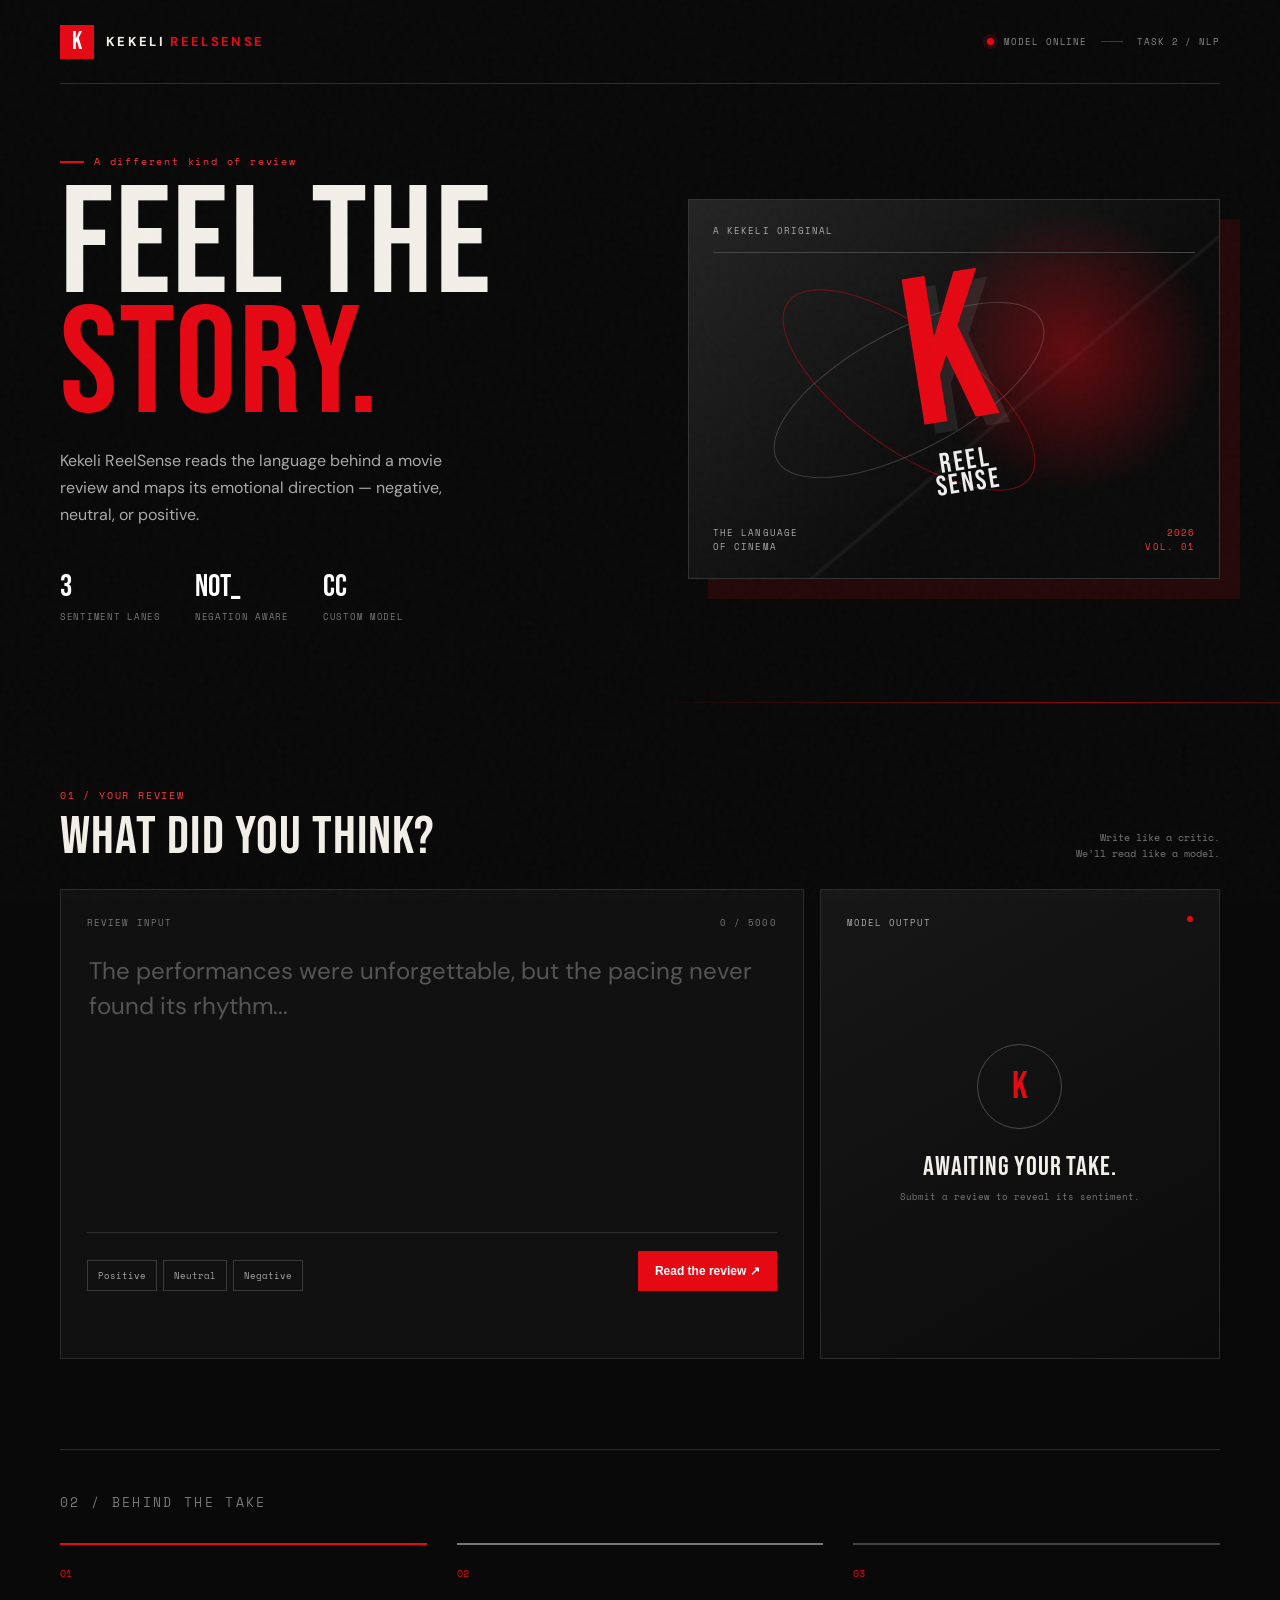
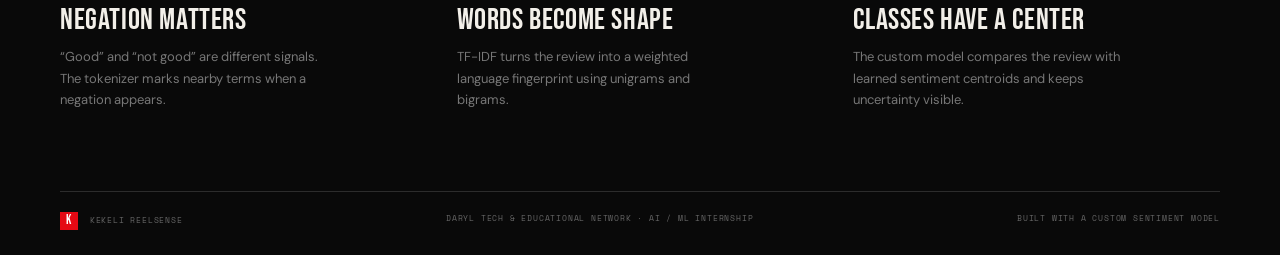
<file: docs/index.html>
<!doctype html>
<html lang="en">
<head>
  <meta charset="utf-8" />
  <meta name="viewport" content="width=device-width, initial-scale=1" />
  <title>Kekeli ReelSense — Movie Review Intelligence</title>
  <meta name="description" content="Kekeli ReelSense classifies movie reviews with a negation-aware contrastive centroid model." />
  <link rel="preconnect" href="https://fonts.googleapis.com" />
  <link rel="preconnect" href="https://fonts.gstatic.com" crossorigin />
  <link href="https://fonts.googleapis.com/css2?family=Bebas+Neue&family=DM+Sans:wght@400;500;600;700;800&family=Space+Mono:wght@400;700&display=swap" rel="stylesheet" />
  <link rel="stylesheet" href="./styles.css" />
</head>
<body>
  <div class="grain"></div>
  <header class="topbar">
    <a class="brand" href="#top" aria-label="Kekeli ReelSense home">
      <span class="k-logo">K</span>
      <span class="brand-name">KEKELI <b>REELSENSE</b></span>
    </a>
    <div class="nav-right"><span class="live-dot"></span><span>MODEL ONLINE</span><span class="nav-line"></span><span>TASK 2 / NLP</span></div>
  </header>

  <main id="top">
    <section class="hero">
      <div class="hero-copy">
        <div class="kicker"><span class="red-bar"></span> A different kind of review</div>
        <h1>Feel the<br /><span>story.</span></h1>
        <p class="hero-text">Kekeli ReelSense reads the language behind a movie review and maps its emotional direction — negative, neutral, or positive.</p>
        <div class="hero-stats"><div><strong>3</strong><span>sentiment lanes</span></div><div><strong>NOT_</strong><span>negation aware</span></div><div><strong>CC</strong><span>custom model</span></div></div>
      </div>
      <div class="hero-poster" aria-hidden="true">
        <div class="poster-top">A KEKELI ORIGINAL</div>
        <div class="poster-center"><span class="poster-k">K</span><span class="poster-word">REEL<br />SENSE</span></div>
        <div class="poster-bottom"><span>THE LANGUAGE<br />OF CINEMA</span><span>2026<br />VOL. 01</span></div>
        <div class="poster-orbit"></div><div class="poster-orbit orbit-two"></div>
      </div>
    </section>

    <section class="analyzer" id="analyzer">
      <div class="section-head"><div><p class="section-number">01 / YOUR REVIEW</p><h2>What did you think?</h2></div><span class="head-note">Write like a critic.<br />We’ll read like a model.</span></div>
      <div class="analyzer-grid">
        <div class="review-card">
          <div class="card-label"><span>REVIEW INPUT</span><span id="charCount">0 / 5000</span></div>
          <textarea id="reviewInput" maxlength="5000" placeholder="The performances were unforgettable, but the pacing never found its rhythm..."></textarea>
          <div class="review-actions"><div class="examples"><button type="button" data-example="The cinematography was stunning and the performances were unforgettable.">Positive</button><button type="button" data-example="It was fine. Nothing surprised me, but nothing ruined the evening either.">Neutral</button><button type="button" data-example="I did not enjoy the film. The story was dull and the ending was disappointing.">Negative</button></div><button class="analyze-btn" id="analyzeBtn" type="button">Read the review <span>↗</span></button></div>
          <p class="input-error" id="inputError"></p>
        </div>
        <aside class="result-card" id="resultCard" aria-live="polite">
          <div class="card-label result-label"><span>MODEL OUTPUT</span><span class="result-dot"></span></div>
          <div class="empty-result" id="emptyResult"><div class="signal-ring"><span>K</span></div><p>Awaiting your take.</p><small>Submit a review to reveal its sentiment.</small></div>
          <div class="filled-result" id="filledResult" hidden>
            <p class="result-overline">THE REVIEW LEANS</p><h3 id="sentimentTitle">Positive</h3><div class="confidence"><span>CONFIDENCE</span><strong id="confidenceValue">0%</strong></div>
            <div class="score-list"><div class="score-row"><span>Positive</span><div><i id="positiveBar"></i></div><b id="positiveScore">0%</b></div><div class="score-row"><span>Neutral</span><div><i id="neutralBar"></i></div><b id="neutralScore">0%</b></div><div class="score-row"><span>Negative</span><div><i id="negativeBar"></i></div><b id="negativeScore">0%</b></div></div>
            <div class="model-note"><span>✦</span><p>Negation-aware contrastive centroid classification</p></div>
          </div>
        </aside>
      </div>
    </section>

    <section class="method"><p class="section-number">02 / BEHIND THE TAKE</p><div class="method-grid"><div><span class="method-index">01</span><h3>Negation matters</h3><p>“Good” and “not good” are different signals. The tokenizer marks nearby terms when a negation appears.</p></div><div><span class="method-index">02</span><h3>Words become shape</h3><p>TF-IDF turns the review into a weighted language fingerprint using unigrams and bigrams.</p></div><div><span class="method-index">03</span><h3>Classes have a center</h3><p>The custom model compares the review with learned sentiment centroids and keeps uncertainty visible.</p></div></div></section>
  </main>

  <footer><span><span class="footer-k">K</span> KEKELI REELSENSE</span><span>DARYL TECH & EDUCATIONAL NETWORK · AI / ML INTERNSHIP</span><span>BUILT WITH A CUSTOM SENTIMENT MODEL</span></footer>
  <script>
    const MODEL_URL = './model.json';
    const NEGATION_WORDS = new Set(['not','no','never','neither','nor','cannot',"can't","didn't","doesn't","don't","isn't","wasn't","weren't","won't","wouldn't","shouldn't","couldn't"]);
    const STOPWORDS = new Set(['i','me','my','we','our','you','your','he','him','his','she','her','it','its','they','them','their','what','which','who','this','that','these','those','am','is','are','was','were','be','been','being','have','has','had','having','do','does','did','doing','a','an','the','and','but','if','or','because','as','until','while','of','at','by','for','with','about','against','between','into','through','during','before','after','above','below','to','from','up','down','in','out','on','off','over','under','again','further','then','once','here','there','when','where','why','how','all','any','both','each','few','more','most','other','some','such','only','own','same','so','than','too','very','can','will','just','should','now','d','ll','m','o','re','ve','y','ain','aren','couldn','didn','doesn','don','hadn','hasn','haven','isn','ma','mightn','mustn','needn','shan','shan','shouldn','wasn','weren','won','wouldn']);
    ['not','no','never','neither','nor'].forEach((word) => STOPWORDS.delete(word));
    let MODEL;
    const tokenize = (text) => {
      const raw = text.toLowerCase().match(/[a-z]+(?:'[a-z]+)?|[.!?,;:]/g) || [];
      const tokens = []; let active = false; let count = 0;
      raw.forEach((token) => {
        if (/[.!?,;:]/.test(token)) { active = false; count = 0; return; }
        const clean = token.replaceAll("'", '');
        if (NEGATION_WORDS.has(clean)) { tokens.push(clean); active = true; count = 0; return; }
        if (STOPWORDS.has(clean)) return;
        if (active && count < 3) { tokens.push('NOT_' + clean); count += 1; if (count >= 3) active = false; }
        else tokens.push(clean);
      });
      return tokens;
    };
    const vectorize = (text) => {
      const tokens = tokenize(text); const terms = [...tokens];
      for (let i = 0; i < tokens.length - 1; i += 1) terms.push(`${tokens[i]} ${tokens[i + 1]}`);
      const values = {}; terms.forEach((term) => { const index = MODEL.vocabulary[term]; if (index !== undefined) values[index] = (values[index] || 0) + 1; });
      const vector = new Array(MODEL.idf.length).fill(0); let norm = 0;
      Object.entries(values).forEach(([index, count]) => { const value = (1 + Math.log(count)) * MODEL.idf[Number(index)]; vector[Number(index)] = value; norm += value * value; });
      norm = Math.sqrt(norm) || 1; return vector.map((value) => value / norm);
    };
    const predict = (text) => {
      const vector = vectorize(text); const weighted = vector.map((value, i) => value * MODEL.featureWeights[i]);
      let norm = Math.sqrt(weighted.reduce((sum, value) => sum + value * value, 0)) || 1;
      const normalized = weighted.map((value) => value / norm);
      const scores = MODEL.normalizedCentroids.map((centroid) => { let score = 0; for (let i = 0; i < normalized.length; i += 1) score += normalized[i] * (centroid[i] * MODEL.featureWeights[i]); return score; });
      const centroidNorms = MODEL.normalizedCentroids.map((centroid) => Math.sqrt(centroid.reduce((sum, value, i) => sum + (value * MODEL.featureWeights[i]) ** 2, 0)) || 1);
      const cosineScores = scores.map((score, i) => score / centroidNorms[i]);
      const sorted = [...cosineScores].sort((a,b) => a-b); const margin = sorted[2] - sorted[1];
      let winner = cosineScores.indexOf(Math.max(...cosineScores)); if (margin < MODEL.neutralMargin) winner = 1;
      const exp = cosineScores.map((value) => Math.exp((value - Math.max(...cosineScores)) * 8)); const total = exp.reduce((sum, value) => sum + value, 0);
      return { sentiment: MODEL.classes[winner], confidence: exp[winner] / total, scores: Object.fromEntries(MODEL.classes.map((name, i) => [name, exp[i] / total])), processed: tokenize(text).join(' ') };
    };
    const input = document.getElementById('reviewInput'); const count = document.getElementById('charCount'); const button = document.getElementById('analyzeBtn'); const error = document.getElementById('inputError'); const empty = document.getElementById('emptyResult'); const filled = document.getElementById('filledResult');
    input.addEventListener('input', () => { count.textContent = `${input.value.length} / 5000`; });
    document.querySelectorAll('[data-example]').forEach((chip) => chip.addEventListener('click', () => { input.value = chip.dataset.example; input.dispatchEvent(new Event('input')); input.focus(); }));
    const titleCase = (value) => value.charAt(0).toUpperCase() + value.slice(1);
    const setScore = (name, value) => { document.getElementById(`${name}Bar`).style.width = `${Math.max(value * 100, 1)}%`; document.getElementById(`${name}Score`).textContent = `${Math.round(value * 100)}%`; };
    button.addEventListener('click', () => { error.textContent = ''; if (!MODEL) { error.textContent = 'The model is still loading. Try again in a moment.'; return; } if (input.value.trim().length < 3) { error.textContent = 'Write a little more so the model has something to read.'; return; } button.disabled = true; button.innerHTML = 'Reading the review… <span>◌</span>'; try { const data = predict(input.value); document.getElementById('sentimentTitle').textContent = titleCase(data.sentiment); document.getElementById('confidenceValue').textContent = `${Math.round(data.confidence * 100)}%`; setScore('positive', data.scores.positive); setScore('neutral', data.scores.neutral); setScore('negative', data.scores.negative); empty.hidden = true; filled.hidden = false; } catch (e) { error.textContent = 'The model could not read this review.'; } finally { button.disabled = false; button.innerHTML = 'Read the review <span>↗</span>'; } });
    fetch(MODEL_URL).then((response) => response.json()).then((model) => { MODEL = model; }).catch(() => { error.textContent = 'The model could not be loaded.'; });
  </script>
</body>
</html>
</file>
<file: docs/styles.css>
:root{--black:#090909;--black-2:#111111;--panel:#171717;--red:#e50914;--red-2:#b40610;--red-soft:#ff3640;--cream:#f2efe9;--muted:#979797;--line:#2c2c2c;--mono:"Space Mono",monospace;--sans:"DM Sans",sans-serif;--display:"Bebas Neue",Impact,sans-serif}*{box-sizing:border-box}html{scroll-behavior:smooth}body{margin:0;background:var(--black);color:var(--cream);font-family:var(--sans);-webkit-font-smoothing:antialiased}.grain{position:fixed;inset:0;pointer-events:none;opacity:.035;z-index:10;background-image:url("data:image/svg+xml,%3Csvg viewBox='0 0 180 180' xmlns='http://www.w3.org/2000/svg'%3E%3Cfilter id='n'%3E%3CfeTurbulence type='fractalNoise' baseFrequency='.9' numOctaves='4' stitchTiles='stitch'/%3E%3C/filter%3E%3Crect width='100%25' height='100%25' filter='url(%23n)' opacity='.6'/%3E%3C/svg%3E")}.topbar,main,footer{width:min(1160px,calc(100% - 56px));margin:0 auto}.topbar{height:84px;display:flex;align-items:center;justify-content:space-between;border-bottom:1px solid var(--line)}.brand{display:flex;align-items:center;gap:12px;color:var(--cream);text-decoration:none}.k-logo,.footer-k{width:34px;height:34px;display:inline-flex;align-items:center;justify-content:center;background:var(--red);color:#fff;font-family:var(--display);font-size:25px;line-height:1}.brand-name{font-size:13px;font-weight:800;letter-spacing:.18em}.brand-name b{color:var(--red);font-weight:800}.nav-right{display:flex;align-items:center;gap:10px;color:#898989;font-family:var(--mono);font-size:9px;letter-spacing:.1em}.live-dot{width:7px;height:7px;border-radius:50%;background:var(--red);box-shadow:0 0 0 4px rgba(229,9,20,.15)}.nav-line{width:22px;height:1px;background:#3a3a3a;margin:0 4px}.hero{min-height:550px;display:grid;grid-template-columns:1.05fr .95fr;gap:40px;align-items:center;padding:70px 0 80px;position:relative}.hero:after{content:"";position:absolute;right:-25vw;bottom:0;width:70vw;height:1px;background:linear-gradient(90deg,transparent,var(--red),transparent);opacity:.6}.kicker,.section-number{font-family:var(--mono);font-size:10px;letter-spacing:.18em;color:var(--red-soft)}.kicker{display:flex;align-items:center;gap:10px}.red-bar{width:24px;height:2px;background:var(--red)}h1{margin:18px 0 20px;font-family:var(--display);font-size:clamp(90px,12vw,170px);font-weight:400;line-height:.78;letter-spacing:.01em}h1 span{color:var(--red)}.hero-text{max-width:430px;margin:0;color:#aaa;line-height:1.7;font-size:16px}.hero-stats{display:flex;gap:34px;margin-top:40px}.hero-stats div{display:flex;flex-direction:column;gap:5px}.hero-stats strong{font-family:var(--display);font-size:31px;font-weight:400;color:#fff}.hero-stats span{color:#777;font-family:var(--mono);font-size:9px;letter-spacing:.08em;text-transform:uppercase}.hero-poster{height:380px;position:relative;overflow:hidden;padding:24px;background:linear-gradient(135deg,#242424,#0b0b0b 62%);border:1px solid #333;box-shadow:20px 20px 0 rgba(229,9,20,.12)}.hero-poster:before{content:"";position:absolute;inset:0;background:radial-gradient(circle at 72% 40%,rgba(229,9,20,.4),transparent 32%),linear-gradient(140deg,transparent 58%,rgba(255,255,255,.06) 58.5%,transparent 59%)}.poster-top,.poster-bottom{position:relative;z-index:1;color:#aaa;font-family:var(--mono);font-size:9px;letter-spacing:.12em}.poster-top{border-bottom:1px solid #464646;padding-bottom:15px}.poster-center{position:absolute;inset:0;display:flex;flex-direction:column;align-items:center;justify-content:center;z-index:1;transform:rotate(-9deg)}.poster-k{font-family:var(--display);font-size:210px;line-height:.7;color:var(--red);text-shadow:10px 10px 0 rgba(255,255,255,.08)}.poster-word{margin-top:20px;color:#eee;font-family:var(--display);font-size:28px;line-height:.78;letter-spacing:.1em;text-align:center}.poster-bottom{position:absolute;left:24px;right:24px;bottom:24px;display:flex;justify-content:space-between;line-height:1.55}.poster-bottom span:last-child{text-align:right;color:var(--red-soft)}.poster-orbit{position:absolute;width:300px;height:120px;border:1px solid rgba(229,9,20,.48);border-radius:50%;top:130px;left:70px;transform:rotate(36deg)}.orbit-two{transform:rotate(-28deg);border-color:rgba(255,255,255,.18)}.analyzer{padding:75px 0 90px}.section-head{display:flex;align-items:end;justify-content:space-between;margin-bottom:27px}.section-head h2{margin:9px 0 0;font-family:var(--display);font-size:54px;font-weight:400;line-height:.9;letter-spacing:.02em}.head-note{color:#777;font-family:var(--mono);font-size:10px;line-height:1.6;text-align:right}.analyzer-grid{display:grid;grid-template-columns:1.3fr .7fr;gap:16px}.review-card,.result-card{min-height:470px;border:1px solid var(--line);background:var(--black-2)}.review-card{padding:26px}.card-label{display:flex;justify-content:space-between;color:#777;font-family:var(--mono);font-size:9px;letter-spacing:.12em}.review-card textarea{display:block;width:100%;height:260px;margin:23px 0 20px;border:0;resize:none;background:transparent;color:#eee;font-family:var(--sans);font-size:24px;line-height:1.45;outline:0}.review-card textarea::placeholder{color:#555}.review-actions{display:flex;align-items:end;justify-content:space-between;gap:20px;border-top:1px solid var(--line);padding-top:18px}.examples{display:flex;flex-wrap:wrap;gap:6px}.examples button{border:1px solid #3a3a3a;border-radius:0;padding:8px 10px;color:#a5a5a5;background:transparent;font-family:var(--mono);font-size:9px;cursor:pointer;transition:border-color .16s,color .16s}.examples button:hover{border-color:var(--red);color:#fff}.analyze-btn{border:0;padding:13px 17px;background:var(--red);color:#fff;font-weight:800;font-size:12px;white-space:nowrap;cursor:pointer;transition:background .16s,transform .16s}.analyze-btn:hover{background:var(--red-soft);transform:translateY(-1px)}.analyze-btn:active{transform:scale(.98)}.analyze-btn:disabled{opacity:.55;cursor:wait}.input-error{min-height:18px;margin:13px 0 0;color:#ff7780;font-family:var(--mono);font-size:10px}.result-card{padding:26px;background:linear-gradient(150deg,#171717,#0b0b0b)}.result-label{color:#aaa}.result-dot{width:6px;height:6px;border-radius:50%;background:var(--red)}.empty-result{height:390px;display:flex;flex-direction:column;align-items:center;justify-content:center;text-align:center}.signal-ring{width:85px;height:85px;display:flex;align-items:center;justify-content:center;border:1px solid #4b4b4b;border-radius:50%;color:var(--red);font-family:var(--display);font-size:38px;margin-bottom:22px}.empty-result p{margin:0 0 7px;font-family:var(--display);font-size:27px;letter-spacing:.03em}.empty-result small{color:#777;font-family:var(--mono);font-size:9px}.filled-result{padding-top:48px}.result-overline{margin:0;color:#777;font-family:var(--mono);font-size:9px;letter-spacing:.14em}.filled-result h3{margin:6px 0 22px;color:var(--red);font-family:var(--display);font-size:72px;font-weight:400;line-height:.9}.confidence{display:flex;justify-content:space-between;align-items:center;padding:13px 0;border-top:1px solid var(--line);border-bottom:1px solid var(--line);color:#888;font-family:var(--mono);font-size:9px;letter-spacing:.1em}.confidence strong{color:#fff;font-family:var(--display);font-size:29px;font-weight:400}.score-list{display:flex;flex-direction:column;gap:13px;padding:23px 0}.score-row{display:grid;grid-template-columns:62px 1fr 34px;align-items:center;gap:10px;color:#aaa;font-family:var(--mono);font-size:9px}.score-row div{height:4px;background:#333}.score-row i{display:block;height:100%;width:0;background:var(--red);transition:width .3s}.score-row b{font-weight:400;color:#eee;text-align:right}.model-note{display:flex;gap:9px;align-items:start;border-top:1px solid var(--line);padding-top:16px;color:#777;font-family:var(--mono);font-size:9px;line-height:1.5}.model-note span{color:var(--red);font-size:15px}.model-note p{margin:0}.method{padding:42px 0 80px;border-top:1px solid var(--line)}.method-grid{display:grid;grid-template-columns:repeat(3,1fr);gap:30px;margin-top:30px}.method-grid>div{padding-top:16px;border-top:2px solid var(--red)}.method-grid>div:nth-child(2){border-color:#777}.method-grid>div:nth-child(3){border-color:#444}.method-index{color:var(--red);font-family:var(--mono);font-size:10px}.method h3{margin:20px 0 8px;font-family:var(--display);font-size:30px;font-weight:400;letter-spacing:.02em}.method p{max-width:270px;margin:0;color:#777;font-size:13px;line-height:1.65}footer{display:flex;justify-content:space-between;gap:20px;padding:20px 0 25px;border-top:1px solid var(--line);color:#666;font-family:var(--mono);font-size:8px;letter-spacing:.1em}.footer-k{width:18px;height:18px;margin-right:6px;font-size:13px;vertical-align:middle}@media(max-width:850px){.hero{grid-template-columns:1fr;gap:55px}.hero-poster{max-width:520px;width:100%;justify-self:center}.analyzer-grid{grid-template-columns:1fr}.result-card{min-height:380px}.empty-result{height:270px}.method-grid{grid-template-columns:1fr}}@media(max-width:600px){.topbar,main,footer{width:calc(100% - 30px)}.topbar{height:70px}.brand-name{font-size:11px}.nav-right span:not(.live-dot){display:none}.hero{padding:55px 0 65px}.hero h1{font-size:96px}.hero-poster{height:320px}.poster-k{font-size:170px}.hero-stats{gap:20px}.analyzer{padding:60px 0}.section-head{align-items:start;flex-direction:column;gap:18px}.head-note{text-align:left}.section-head h2{font-size:47px}.review-card,.result-card{padding:19px}.review-card textarea{height:230px;font-size:20px}.review-actions{align-items:stretch;flex-direction:column}.analyze-btn{width:100%}.method-grid{gap:26px}footer{align-items:start;flex-direction:column;gap:12px}}
</file>
